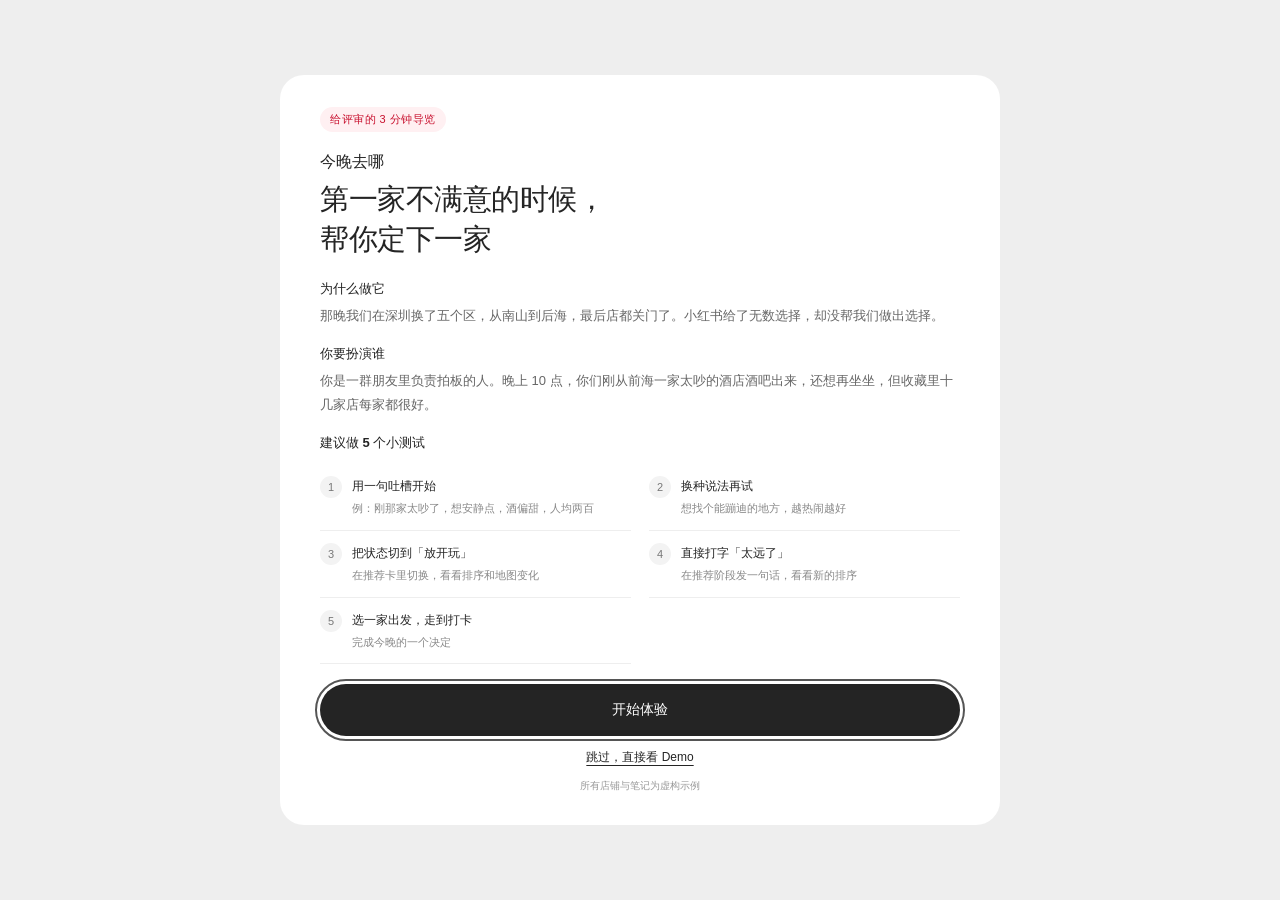
<file: index.html>
<!doctype html>
<html lang="zh-CN"><head><meta charset="utf-8"><meta name="viewport" content="width=device-width,initial-scale=1"><meta http-equiv="refresh" content="0;url=./src/"><title>今晚去哪</title></head><body><a href="./src/">打开「今晚去哪」Demo</a></body></html>
</file>
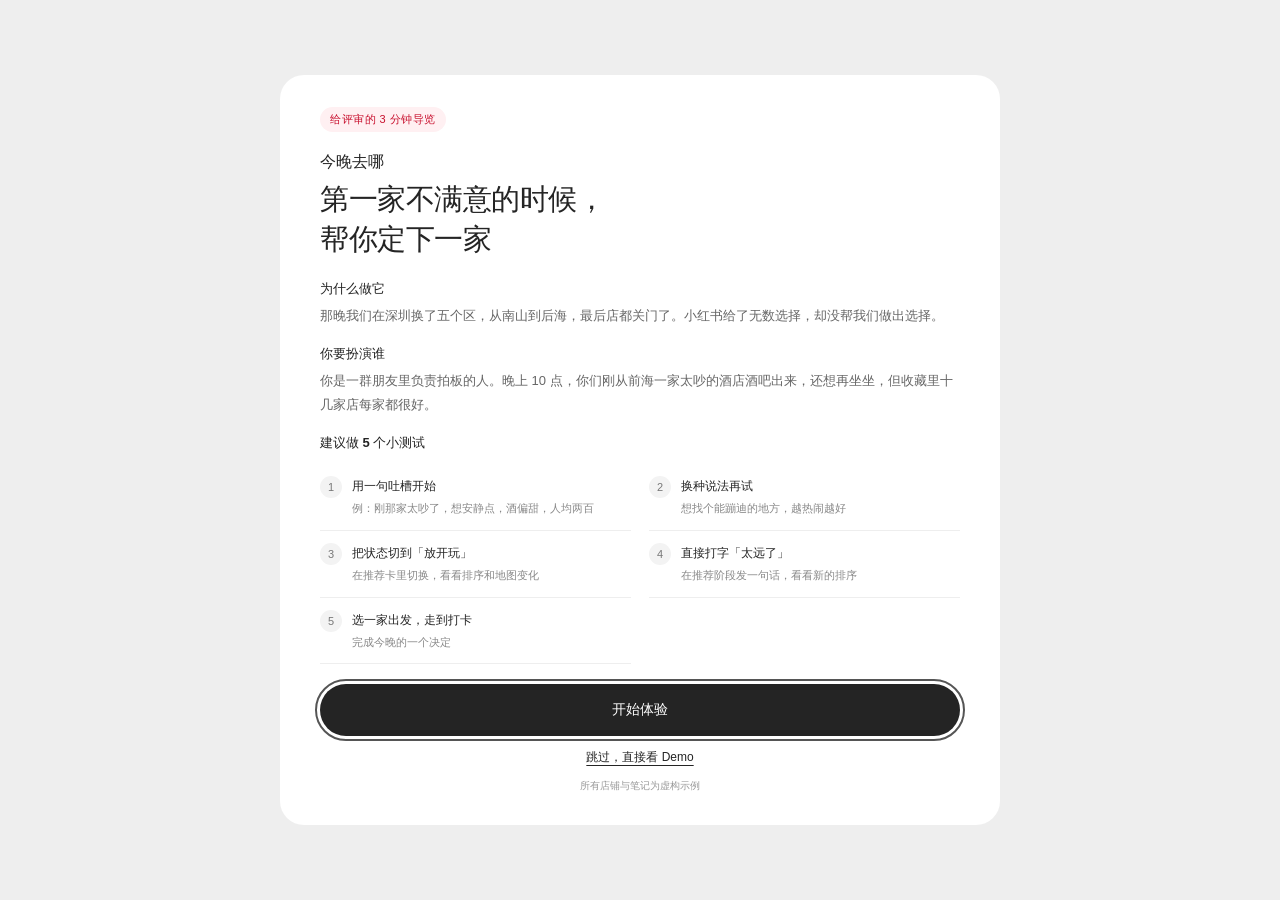
<file: src/index.html>
<!doctype html>
<html lang="zh-CN"><head><meta charset="utf-8"><meta name="viewport" content="width=device-width,initial-scale=1,viewport-fit=cover"><meta name="theme-color" content="#f5f5f5"><title>今晚去哪 · 小晚</title><link rel="stylesheet" href="styles.css"></head>
<body><div class="workspace"><div class="left-column"><aside class="review-panel left-panel"><h2>此刻 AI 在做什么</h2><div id="ai-explainer"></div><p class="panel-boundary">边界：不编造营业时间与价格 · 每条理由可追溯原笔记</p><span class="offline-label">离线规则演示 · USE_LLM = false</span></aside><aside class="review-panel demo-entry" aria-labelledby="demo-entry-title"><span class="demo-entry-label">再体验一次</span><h2 id="demo-entry-title">重新开始 Demo</h2><p>回到最初的情境，换一种想法再试试。</p><button id="restart-demo" class="primary">重新开始 Demo</button></aside></div><main class="phone"><header class="topbar"><strong>今晚去哪<span class="brand-dot"></span></strong><nav><button id="mobile-tests" class="mobile-tests">小测试 0/5</button><button id="help" aria-label="怎么用">?</button><button id="candidates">我的候选</button></nav></header><div id="thread" role="log" aria-label="和小晚的完整对话" aria-live="polite"></div><footer class="composer-dock"><div id="suggestions" class="suggestions" aria-label="输入建议"></div><form id="composer" class="composer"><input id="draft" aria-label="给小晚发消息" placeholder="说点什么……" autocomplete="off" maxlength="2000"><button type="button" id="voice" aria-label="开始语音输入" aria-pressed="false"></button><button id="send" type="submit" aria-label="发送消息"></button></form></footer></main><aside class="review-panel right-panel"><h2 id="test-count">小测试 0/5</h2><div id="desktop-tests"></div></aside></div><div id="toast" role="status"></div><dialog id="modal"><div class="modal-head"><strong id="modal-title"></strong><button id="close-modal" aria-label="关闭">×</button></div><div id="modal-body"></div></dialog><script src="samples.js"></script><script src="ai.js"></script><script src="flow.js"></script><script src="icons.js"></script><script src="conversation.js"></script><script src="voice.js"></script><script src="guidance.js"></script><script src="review.js"></script><script src="english.js"></script><script src="locale.js"></script><script src="app.js"></script></body></html>
</file>
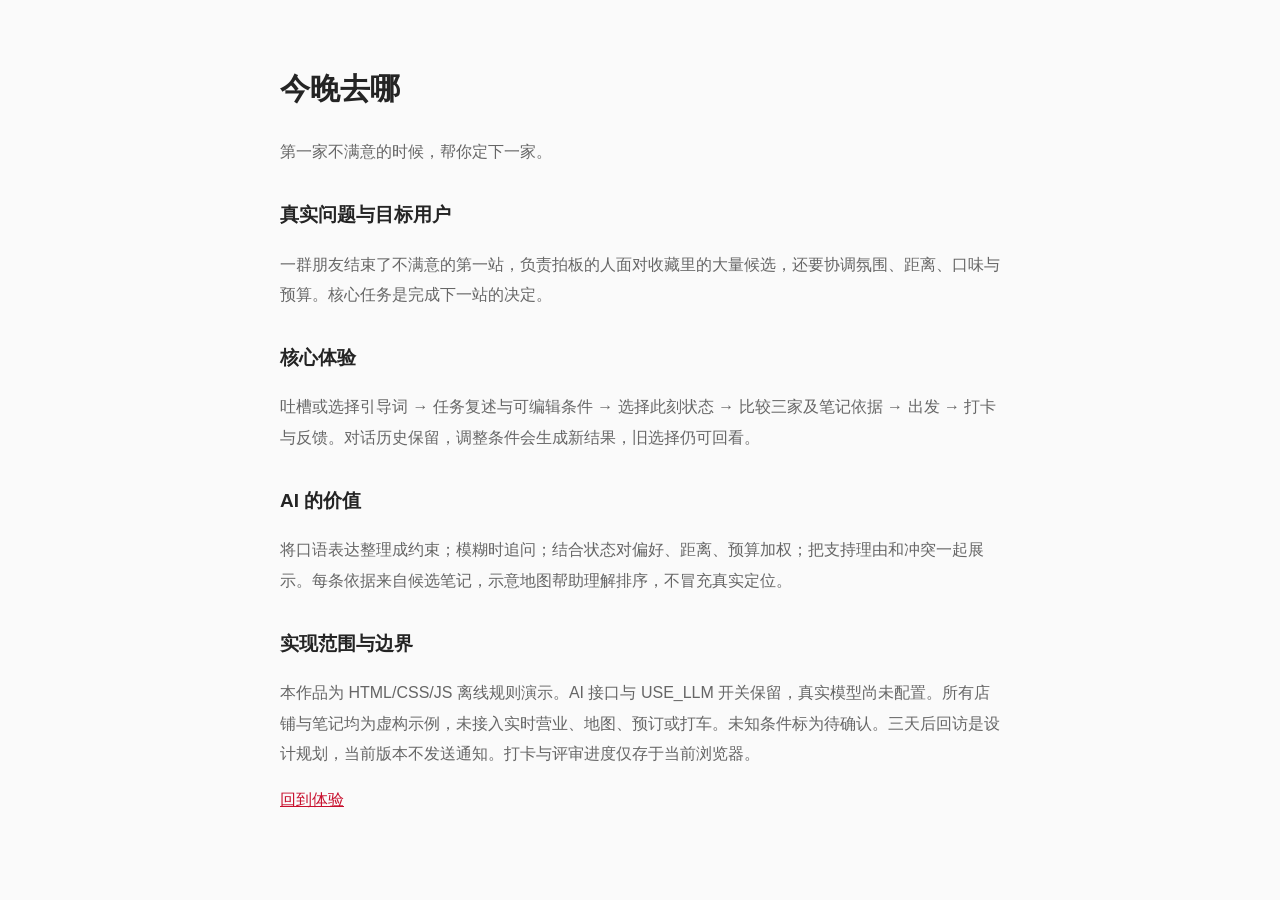
<file: docs/product-overview.html>
<!doctype html><html lang="zh-CN"><meta charset="utf-8"><meta name="viewport" content="width=device-width,initial-scale=1"><title>今晚去哪 · 产品说明</title><style>body{font:16px/1.9 -apple-system,BlinkMacSystemFont,sans-serif;max-width:720px;margin:60px auto;padding:0 24px;color:#242424;background:#fafafa}h1{font-size:30px}h2{font-size:19px;margin-top:30px}p{color:#666}a{color:#c8102e}</style><h1>今晚去哪</h1><p>第一家不满意的时候，帮你定下一家。</p><h2>真实问题与目标用户</h2><p>一群朋友结束了不满意的第一站，负责拍板的人面对收藏里的大量候选，还要协调氛围、距离、口味与预算。核心任务是完成下一站的决定。</p><h2>核心体验</h2><p>吐槽或选择引导词 → 任务复述与可编辑条件 → 选择此刻状态 → 比较三家及笔记依据 → 出发 → 打卡与反馈。对话历史保留，调整条件会生成新结果，旧选择仍可回看。</p><h2>AI 的价值</h2><p>将口语表达整理成约束；模糊时追问；结合状态对偏好、距离、预算加权；把支持理由和冲突一起展示。每条依据来自候选笔记，示意地图帮助理解排序，不冒充真实定位。</p><h2>实现范围与边界</h2><p>本作品为 HTML/CSS/JS 离线规则演示。AI 接口与 USE_LLM 开关保留，真实模型尚未配置。所有店铺与笔记均为虚构示例，未接入实时营业、地图、预订或打车。未知条件标为待确认。三天后回访是设计规划，当前版本不发送通知。打卡与评审进度仅存于当前浏览器。</p><p><a href="../src/">回到体验</a></p></html>
</file>
<file: src/styles.css>
:root{font-family:-apple-system,BlinkMacSystemFont,"PingFang SC","Helvetica Neue",sans-serif;color:#242424;background:#e9e9e9;font-synthesis:none;--red:#ff2442;--muted:#858585}*{box-sizing:border-box}body{margin:0}button,input{font:inherit}button{cursor:pointer;color:inherit;border:0;background:none}button:disabled{cursor:default}button:focus-visible,input:focus-visible,summary:focus-visible{outline:2px solid #555;outline-offset:3px}.phone{width:min(390px,100%);height:100dvh;margin:0 auto;background:#f5f5f5;display:grid;grid-template-rows:56px minmax(0,1fr) auto;overflow:hidden}.topbar{display:flex;align-items:center;justify-content:space-between;padding:0 18px;background:#fff;border-bottom:1px solid #ededed;z-index:2}.topbar>strong{font-size:18px;letter-spacing:.2px}.brand-dot{display:inline-block;width:5px;height:5px;background:var(--red);border-radius:50%;margin-left:5px;vertical-align:top;margin-top:5px}.topbar nav{display:flex;align-items:center;gap:8px}.topbar button{min-height:40px;font-size:12px}.topbar #help{font-size:15px;border:1px solid #ddd;border-radius:50%;width:24px;min-height:24px}#thread{overflow-y:auto;overscroll-behavior:contain;padding:22px 16px 24px;scroll-behavior:smooth;min-height:0}.message{margin:0 0 24px;animation:appear .2s ease}.agent-header{display:flex;align-items:center;gap:8px;margin-bottom:10px;font-size:12px}.agent-header img{width:30px;height:30px}.agent-header strong{font-weight:600}.agent-status{font-size:10px;color:var(--red);background:#fff0f2;border-radius:20px;padding:4px 7px}.message-text{font-size:14px;line-height:1.8;margin:0 0 10px}.user{display:flex;justify-content:flex-end}.user .message-text{max-width:86%;padding:12px 16px;background:#242424;color:white;border-radius:18px 18px 4px 18px;margin:0;white-space:pre-wrap;overflow-wrap:anywhere;font-size:14px}.card{background:#fff;border:1px solid #ededed;border-radius:20px;padding:16px;font-size:13px;line-height:1.7;overflow:hidden}.card h2{display:flex;align-items:center;gap:7px;font-size:15px;line-height:1.5;margin:0 0 12px}.action-star{width:15px;height:15px;flex-shrink:0;color:var(--red)}.card p{margin:8px 0}.card small,.source,.muted{color:var(--muted);font-size:11px;line-height:1.7}.primary,.secondary{display:flex;justify-content:center;align-items:center;text-align:center;width:100%;height:52px;border-radius:30px;font-size:14px;font-weight:600;margin-top:12px}.primary{background:#242424;color:#fff}.secondary{border:1px solid #ddd;background:#fff}.primary:active,.secondary:active,.chip:active{transform:scale(.98)}.selected-receipt{border-top:1px solid #eee;margin-top:12px;padding-top:10px;color:#777;font-size:11px}.readonly .primary,.readonly .secondary{display:none}.readonly button{pointer-events:none}.readonly .card{background:#fcfcfc}.chips{display:flex;gap:7px;flex-wrap:wrap;margin-top:12px}.chip,.intent-chip{display:inline-flex;align-items:center;justify-content:center;border:1px solid #e6e6e6;border-radius:20px;padding:7px 10px;background:#fafafa;font-size:12px}.intent-chip{padding:2px 7px;border-radius:7px;background:#f1f0f5;color:#514663;border-color:#e7e2ee;margin:2px}.intro-visual{height:108px;border-radius:14px;background:#f4f0ec;display:flex;align-items:center;justify-content:center;gap:18px;margin-bottom:14px}.intro-visual img{height:90px}.night-label{font-size:10px;letter-spacing:2px;color:#8c7b70}.intro-line{padding:8px 0;border-bottom:1px solid #f2f2f2}.intro-line b{font-size:11px;color:#888;display:block;font-weight:400;margin-bottom:3px}.mood-option{display:flex;align-items:center;gap:12px;border:1px solid #e8e8e8;border-radius:14px;padding:10px;width:100%;text-align:left;margin:8px 0}.mood-option img{width:52px;height:52px;object-fit:contain}.mood-option strong{font-size:13px}.mood-option small{display:block}.typing{color:#888;font-size:12px;padding:8px 0}.typing span{animation:pulse 1s infinite}.thinking-list{display:flex;flex-direction:column;gap:8px}.thinking-list span{color:#aaa}.thinking-list .done{color:#333}.sketch-map{width:100%;height:auto;display:block;margin-bottom:12px}.map-pulse{animation:pulse 1.7s infinite;transform-box:fill-box;transform-origin:center}.mood-tabs{display:flex;gap:4px;background:#f3f3f3;padding:4px;border-radius:24px}.mood-tabs button{flex:1;padding:7px 0;font-size:11px;border-radius:20px}.mood-tabs .active{background:#fff;box-shadow:0 1px 4px #0000000a}.place{border:1px solid #e5e5e5;border-radius:14px;margin-top:10px;overflow:hidden}.place.selected{border:1.5px solid #333}.place-choice{display:block;width:100%;padding:12px;text-align:left}.place-title{display:flex;align-items:center;gap:6px;font-weight:600;font-size:14px}.radio{margin-left:auto;width:15px;height:15px;border:1px solid #bbb;border-radius:50%}.selected .radio{border:5px solid #333}.first-tag{font-size:9px;color:var(--red);background:#fff0f2;padding:1px 5px;border-radius:5px}.tag-list{display:flex;gap:4px;flex-wrap:wrap;margin-top:7px}.tag-list span{font-size:10px;background:#f4f4f4;border-radius:4px;padding:2px 5px;color:#666}.tag-list .conflict{color:#85653a;background:#faf4e9}.place details{font-size:11px;padding:0 12px 10px;color:#777}.place blockquote{margin:8px 0;line-height:1.8}.route-row{padding:10px 0;border-bottom:1px solid #eee;display:flex;gap:12px}.route-row span{color:#999;width:22px;font-size:11px}.route-row strong{font-size:14px;font-weight:500}.arrival-tips{border-top:1px solid #eee;padding-top:10px;margin-top:12px}.celebrate-visual{text-align:center;background:#f6f1e9;border-radius:14px;padding:14px}.celebrate-visual img{height:100px;animation:celebrate 1.2s ease-in-out 2}.collection{display:flex;justify-content:space-between;align-items:center;padding:12px 0}.collection strong{font-size:22px}.composer{min-height:64px;padding:10px 12px calc(10px + env(safe-area-inset-bottom));display:flex;align-items:center;gap:8px;border-top:1px solid #e6e6e6;background:#fff;z-index:2}.composer input{min-width:0;flex:1;border:1px solid #eee;background:#f5f5f5;border-radius:24px;height:42px;padding:0 14px;font-size:14px}.composer button{width:36px;height:36px;display:flex;align-items:center;justify-content:center;border-radius:50%;flex-shrink:0}.composer #send{background:#242424;color:white}.composer #voice{background:#f4f4f4}.composer #voice.recording{background:#fff0f2;color:var(--red);animation:pulse 1s infinite}.sf-icon{width:20px;height:20px;display:inline-block;fill:currentColor}#toast{position:fixed;bottom:84px;left:50%;transform:translateX(-50%);padding:10px 16px;max-width:350px;border-radius:12px;background:#333;color:#fff;font-size:12px;z-index:20;opacity:0;pointer-events:none}#toast.visible{opacity:1}dialog{width:min(360px,calc(100% - 32px));max-height:80dvh;border:0;border-radius:20px;padding:20px;color:#242424}dialog::backdrop{background:#0005}.modal-head{display:flex;justify-content:space-between;align-items:center;margin-bottom:15px}.modal-head button{font-size:24px;width:36px;height:36px}#modal-body{font-size:13px;line-height:1.7}#modal-body input:not([type=checkbox]),#modal-body textarea{display:block;width:100%;padding:12px;border:1px solid #ddd;border-radius:10px;font:inherit;margin:8px 0}#modal-body label{display:block;margin:10px 0}.pool-item{display:flex!important;gap:10px;padding:10px 0;border-bottom:1px solid #eee}.pool-item small{display:block;color:#999;font-size:11px}@keyframes appear{from{opacity:0;transform:translateY(5px)}to{opacity:1;transform:none}}@keyframes pulse{50%{opacity:.4}}@keyframes celebrate{50%{transform:translateY(-7px) rotate(-5deg)}}@media(prefers-reduced-motion:reduce){*,*::before,*::after{animation:none!important;scroll-behavior:auto!important}}@media(min-width:600px){.phone{box-shadow:0 0 50px #00000009}}
.composer #send:disabled{opacity:.35;cursor:wait}
.agent-status.status-waiting{background:#F2F2F2;color:#757575}.agent-status.status-working{background:#FFF0F2;color:#C8102E}.agent-status.status-complete{background:#EAF7EE;color:#1E7B3A}.agent-status.is-listening{animation:status-breathe 2s ease-in-out infinite}@keyframes status-breathe{50%{box-shadow:0 0 0 3px #ff244214;opacity:.65}}
.prompt-group{margin:16px 0}.prompt-group h3{font-size:12px;font-weight:600;margin:0 0 8px;color:#666}.prompt-group .chips{margin-top:0;gap:7px}.chip{min-height:32px;padding:4px 11px;border-color:#EBEBEB;background:#fff;font-size:14px;border-radius:999px}.chip.is-selected{background:#FFF0F2;color:#C8102E;border-color:#C8102E}.selection-summary{color:#757575;font-size:12px;min-height:20px}.primary:disabled{opacity:.35;cursor:default}.text-link{display:block;margin:12px auto;text-align:center;font-size:12px;text-decoration:underline;text-underline-offset:4px}.guide-intro{font-size:13px}
.composer-dock{background:#fff;z-index:2;border-top:1px solid #ededed;min-width:0}.composer-dock .composer{border-top:0}.suggestions{height:44px;padding:6px 12px;display:flex;gap:7px;overflow-x:auto;overscroll-behavior:contain;scrollbar-width:none}.suggestions::-webkit-scrollbar{display:none}.suggestion-chip{height:32px;flex-shrink:0;display:flex;align-items:center;gap:5px;white-space:nowrap;border:1px solid #EBEBEB;background:#fff;border-radius:999px;font-size:14px;padding:0 11px;animation:appear .15s ease}.suggestion-chip .action-star{width:11px;height:11px}.suggestions:empty{visibility:hidden}
.workspace{display:block}.review-panel{display:none}.mobile-tests{background:#f2f2f2!important;color:#757575;border-radius:20px;padding:4px 7px!important;min-height:26px!important;font-size:10px!important}.topbar nav{gap:6px}.topbar #candidates{font-size:11px}.topbar{padding:0 14px}.topbar>strong{font-size:17px}#review-guide{width:min(720px,calc(100% - 32px));max-height:calc(100dvh - 40px);padding:0;border-radius:24px;overscroll-behavior:contain}#review-guide::backdrop{background:#eeeeee}#review-guide .review-card{padding:32px 40px}.review-eyebrow{display:inline-block;font-size:11px;padding:5px 10px;border-radius:20px;background:#fff0f2;color:#C8102E;letter-spacing:.5px}.review-card h1{font-size:16px;font-weight:500;margin:20px 0}.review-card h1 span{display:block;font-size:29px;line-height:1.4;font-weight:650;letter-spacing:-.5px;margin-top:6px}.review-card h2{font-size:13px;margin:18px 0 6px}.review-story p{font-size:13px;color:#666;line-height:1.8;margin:0}.review-test-list{list-style:none;padding:0;margin:12px 0}.review-test-list li{display:flex;gap:10px;margin:0;padding:12px 0;border-bottom:1px solid #eee}.test-number{display:flex;justify-content:center;align-items:center;width:22px;height:22px;flex-shrink:0;border-radius:50%;background:#f3f3f3;color:#777;font-size:11px}.review-test-list strong{font-size:12px;font-weight:500}.review-test-list p{font-size:11px;line-height:1.7;color:#888;margin:4px 0 0}.review-card .review-test-list{display:grid;grid-template-columns:1fr 1fr;gap:0 18px}.review-card .primary{margin-top:20px}.review-footnote{text-align:center;font-size:10px;color:#999;margin-bottom:0}.fill-test{font-size:11px;padding:3px 10px;border:1px solid #ddd;border-radius:20px;margin-top:8px}.test-done .test-number{background:#FFF0F2;color:#C8102E}.test-done strong,.test-done p{text-decoration:line-through;color:#aaa}.test-thanks{font-size:12px;line-height:1.8;background:#fff0f2;padding:12px;border-radius:10px}.test-thanks a{color:#C8102E}#review-sheet{margin: auto auto 0;width:min(390px,100%);max-height:85dvh;border-radius:22px 22px 0 0;padding-bottom:calc(20px + env(safe-area-inset-bottom))}.review-panel h2{font-size:15px;margin:0 0 24px}.review-panel h3{font-size:18px;margin:12px 0}.review-panel p{font-size:13px;line-height:1.85;color:#777}.explain-kicker{font-size:11px;color:#C8102E}.panel-boundary{margin-top:32px;padding-top:16px;border-top:1px solid #ddd;font-size:11px!important}.offline-label{color:#999;font-size:10px}#ai-explainer>*{animation:appear .2s ease}.right-panel .review-test-list p{font-size:11px}.right-panel .review-test-list li{padding:16px 0}.right-panel h2{margin-bottom:12px}
@media(min-width:1100px){.workspace{display:grid;grid-template-columns:300px 390px 300px;justify-content:center;gap:24px;align-items:start}.review-panel{display:block;width:300px;margin-top:60px;padding:24px;background:#f7f7f7;border:1px solid #e5e5e5;border-radius:20px;max-height:calc(100dvh - 90px);overflow:auto}.mobile-tests{display:none!important}.topbar #candidates{font-size:12px}}
@media(max-width:599px){#review-guide{width:100%;max-height:100dvh;height:100dvh;border-radius:0;margin:0}#review-guide .review-card{padding:28px 22px}.review-card h1 span{font-size:25px}.review-card .review-test-list{grid-template-columns:1fr}}
details.prompt-group{border-bottom:1px solid #f1f1f1;padding:0 0 14px;margin:14px 0}details.prompt-group summary{cursor:pointer;list-style:none;outline-offset:4px}details.prompt-group summary::-webkit-details-marker{display:none}.group-title{display:flex;align-items:center;gap:6px;color:#666;font-size:12px;font-weight:600}.group-chevron{display:inline-flex;align-items:center;transition:transform .18s}.group-chevron .sf-icon{width:10px;height:10px}.prompt-group[open] .group-chevron{transform:rotate(90deg)}.group-preview{display:block;font-size:11px;color:#999;margin-top:6px;overflow-wrap:anywhere}.prompt-group[open] .group-preview{display:none}.prompt-group[open] .chips{margin-top:10px}.customize{color:#757575;border-style:dashed;gap:4px}.customize .sf-icon{width:11px;height:11px}.custom-chip{display:inline-flex;align-items:center;border:1px solid #EBEBEB;border-radius:999px;max-width:100%;background:#fff;overflow:hidden}.custom-chip>button:first-child{font-size:14px;min-height:32px;padding:4px 4px 4px 11px;overflow-wrap:anywhere;text-align:left}.custom-chip .remove-custom{display:flex;align-items:center;justify-content:center;min-width:30px;min-height:32px}.remove-custom .sf-icon{width:9px;height:9px}.custom-chip.is-selected{background:#FFF0F2;color:#C8102E;border-color:#C8102E}.readonly details.prompt-group summary{cursor:pointer}.readonly .customize,.readonly .remove-custom{display:none}

.left-column{display:none}.demo-entry-label{font-size:10px;color:#999;letter-spacing:1px}.demo-entry h2{margin:8px 0!important;font-size:20px}.demo-entry p{margin:0 0 16px}.demo-entry .primary{text-decoration:none;font-size:13px;height:44px}@media(min-width:1100px){.left-column{display:flex;flex-direction:column;gap:16px;margin-top:60px;max-height:calc(100dvh - 80px);overflow-y:auto;scrollbar-width:thin}.left-column>.review-panel{margin-top:0;max-height:none;flex-shrink:0}.demo-entry{background:#fff}}
/* Character states: same Xiaowan, different actions; history stays still. */
.agent-avatar{position:relative;display:inline-block;width:44px;height:44px;flex-shrink:0;isolation:isolate}.agent-header .agent-avatar img{width:40px;height:40px;margin:2px;display:block;border-radius:15px}.agent-avatar>span{position:absolute;display:none;pointer-events:none}.avatar-spinner{inset:-2px;border:2px solid #e4ddeb;border-top-color:#89759d;border-right-color:#89759d;border-radius:50%}.avatar-thinking .avatar-spinner{display:block}.avatar-thought{right:-6px;top:-4px;background:#fff;border:1px solid #e4ddeb;border-radius:9px;padding:3px 4px;gap:2px}.avatar-thinking .avatar-thought{display:flex}.avatar-thought i{width:3px;height:3px;background:#89759d;border-radius:50%}.avatar-work{width:25px;height:22px;background:#fefbf4;border:1.5px solid #615b6f;border-radius:4px;bottom:-2px;right:-5px;box-shadow:0 2px 3px #0001;padding:4px}.avatar-working .avatar-work{display:block}.avatar-work i{display:block;width:11px;height:1px;background:#b9afc8;margin-bottom:3px}.avatar-work b{position:absolute;right:1px;bottom:-3px;font-size:13px;color:#1E7B3A}.avatar-book{width:32px;height:20px;bottom:-2px;left:6px;border:1.5px solid #615b6f;border-radius:3px 3px 7px 7px;background:linear-gradient(90deg,#fefbf4 48%,#b5a7cb 49%,#b5a7cb 52%,#fefbf4 53%);transform:rotate(-6deg)}.avatar-reading .avatar-book{display:block}.avatar-book i{position:absolute;left:3px;right:3px;top:5px;height:1px;background:#ccc3d7;box-shadow:0 4px #ccc3d7}.avatar-book b{position:absolute;left:50%;width:13px;height:16px;top:0;background:#eee8f5;border:1px solid #b5a7cb;transform-origin:left center;border-radius:0 3px 3px 0}.avatar-hand{width:9px;height:11px;border:1.5px solid #343139;background:#fff4da;border-radius:50%;bottom:5px}.hand-left{left:-3px;transform:rotate(-30deg)}.hand-right{right:-3px;transform:rotate(30deg)}.avatar-celebrating .avatar-hand,.avatar-celebrating .avatar-spark{display:block}.avatar-spark{color:#e0a650;line-height:1;font-size:12px}.spark-one{left:-5px;top:-2px}.spark-two{right:-6px;top:3px;color:#aa96bf;font-size:10px}.spark-three{right:5px;top:-9px;font-size:8px}.typing{padding:8px 0 12px}.typing .agent-header{margin-bottom:6px}.typing-copy{display:block;padding-left:52px;font-size:11px;color:#999}.is-current .avatar-thinking .avatar-spinner{animation:avatar-spin 1.2s linear infinite}.is-current .avatar-thought i{animation:avatar-dot .9s ease-in-out infinite}.is-current .avatar-thought i:nth-child(2){animation-delay:.15s}.is-current .avatar-thought i:nth-child(3){animation-delay:.3s}.is-current .avatar-working .avatar-work{animation:avatar-sort .65s ease-in-out infinite}.is-current .avatar-reading .avatar-book b{animation:avatar-page .9s ease-in-out infinite}.is-current .avatar-reading .avatar-character{animation:avatar-nod 1.1s ease-in-out infinite}.is-current .avatar-celebrating .avatar-character{animation:avatar-cheer .55s ease-in-out 3}.is-current .avatar-celebrating .avatar-hand{animation:avatar-wave .55s ease-in-out 3}.is-current .avatar-celebrating .avatar-spark{animation:avatar-spark .8s ease-out 2}.message:not(.is-current) .agent-avatar *{animation:none!important}.typing .agent-avatar span{animation-name:none}.typing.is-current .avatar-spinner{animation:avatar-spin 1.2s linear infinite}@keyframes avatar-spin{to{transform:rotate(360deg)}}@keyframes avatar-dot{50%{opacity:.3;transform:translateY(-2px)}}@keyframes avatar-sort{50%{transform:translateY(-3px) rotate(6deg)}}@keyframes avatar-page{0%,15%{transform:rotateY(0)}85%,100%{transform:rotateY(-170deg)}}@keyframes avatar-nod{50%{transform:rotate(5deg) translateY(1px)}}@keyframes avatar-cheer{50%{transform:translateY(-5px) rotate(-7deg)}}@keyframes avatar-wave{50%{transform:translateY(-7px) rotate(20deg)}}@keyframes avatar-spark{0%{opacity:0;transform:scale(.4)}40%{opacity:1;transform:scale(1.2)}100%{opacity:.7;transform:scale(1)}}
.test-title{font-size:12px;font-weight:500;text-align:left;padding:0;line-height:1.6}.test-title:hover{color:#C8102E}.test-done .test-title{color:#aaa;text-decoration:line-through}.test-navigation-hint{font-size:11px!important;color:#888!important;line-height:1.7!important;margin:0 0 8px}.test-target{animation:test-target-glow .8s ease-in-out 3!important}@keyframes test-target-glow{50%{box-shadow:0 0 0 4px #ff244230}}
/* Language switch and room for natural English copy. */
.language-switch{display:inline-flex;align-items:center;justify-content:center;min-width:32px;min-height:32px;padding:4px 7px;border:1px solid #ddd;border-radius:20px;color:inherit;text-decoration:none;font-size:12px;font-weight:600;white-space:nowrap}
html[lang="en"] .topbar{gap:4px;padding-inline:12px}html[lang="en"] .topbar strong{font-size:15px;white-space:nowrap}html[lang="en"] .topbar nav{gap:4px}html[lang="en"] .topbar nav button{font-size:11px;padding-inline:6px}html[lang="en"] .agent-status{font-size:11px}html[lang="en"] .mood-tabs button{font-size:12px;white-space:normal}html[lang="en"] .mood-option strong{font-size:16px}html[lang="en"] .night-label{letter-spacing:1px}html[lang="en"] .collection{gap:12px}html[lang="en"] .collection strong{font-size:23px}html[lang="en"] .message{overflow-wrap:anywhere}html[lang="en"] .review-card h1 span{font-size:20px}html[lang="en"] .route-row{grid-template-columns:55px 1fr}
</file>
